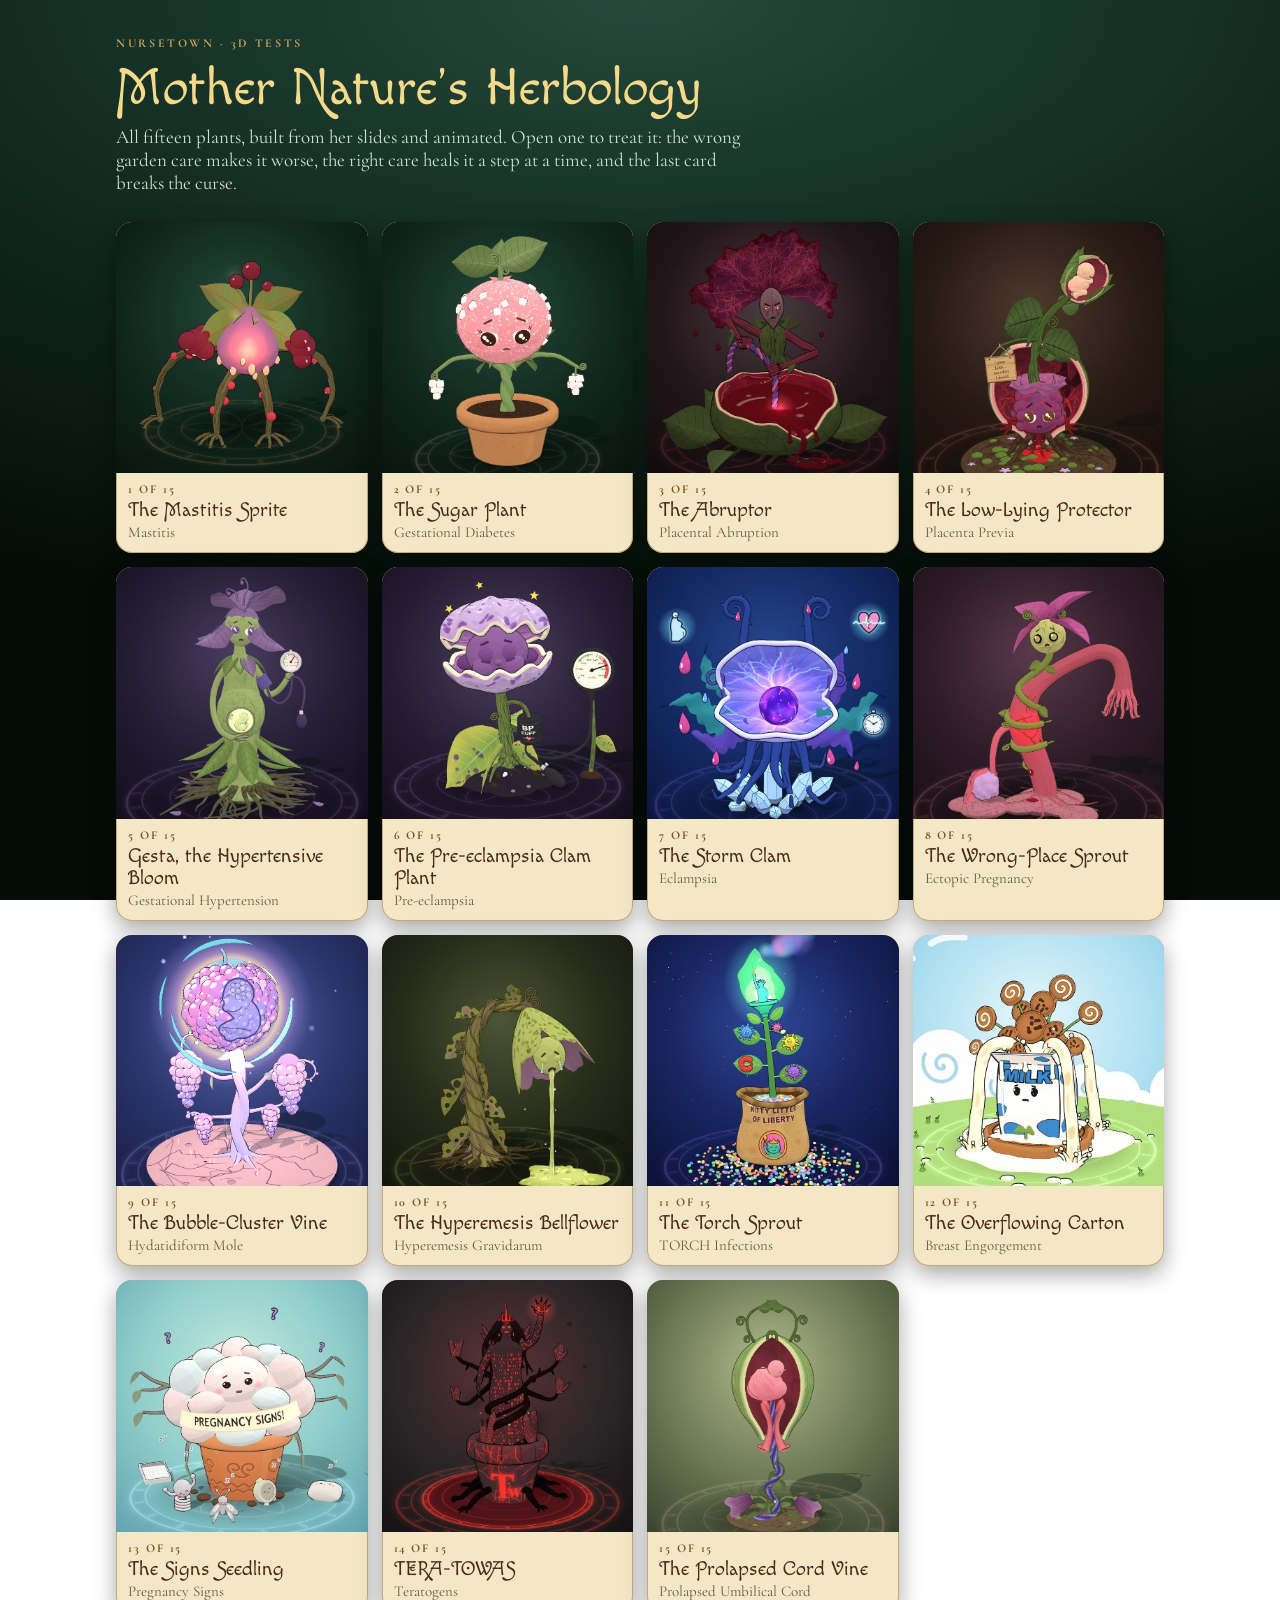
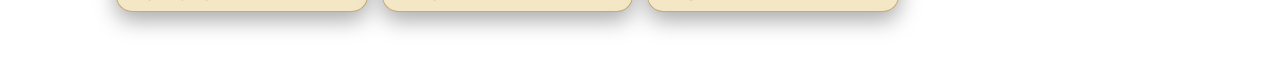
<file: herbology/index.html>
<!doctype html>
<html lang="en">
<head>
<meta charset="utf-8">
<meta name="viewport" content="width=device-width, initial-scale=1, viewport-fit=cover">
<title>Herbology Garden</title>
<meta name="description" content="Mother Nature's Herbology: all fifteen plants as animated 3D tests.">
<link rel="preconnect" href="https://fonts.googleapis.com">
<link rel="preconnect" href="https://fonts.gstatic.com" crossorigin>
<link rel="stylesheet" href="https://fonts.googleapis.com/css2?family=Macondo+Swash+Caps&family=Cormorant+Garamond:ital,wght@0,500;0,600;0,700;1,500&display=swap">
<style>
:root { --gold-lit: #f4d98b; --parch: #f4e7c6; --ink: #2b2036; --note: #655a45; --kicker: #7a531d; }
* { box-sizing: border-box; }
body {
  margin: 0; min-height: 100dvh; color: var(--parch);
  background: radial-gradient(110% 70% at 50% 0%, #24493b 0%, #11291e 50%, #050c08 100%) fixed;
  font-family: "Cormorant Garamond", Georgia, serif; font-size: 17px;
}
main { max-width: 1080px; margin: 0 auto; padding: 36px 16px 56px; }
.kicker { font: 700 12px/1.3 "Cormorant Garamond", serif; letter-spacing: .22em; text-transform: uppercase; color: #c9a45c; }
h1 { font-family: "Macondo Swash Caps", Georgia, serif; font-weight: 400; font-size: clamp(32px, 5vw, 52px); margin: 6px 0 6px; color: var(--gold-lit); }
.lede { font-size: 19px; color: #cfe3c9; max-width: 640px; margin: 0 0 28px; }
.grid { display: grid; grid-template-columns: repeat(auto-fill, minmax(200px, 1fr)); gap: 14px; }
a.plant {
  display: flex; flex-direction: column; text-decoration: none; color: var(--ink);
  background: var(--parch); border-radius: 16px; overflow: hidden;
  box-shadow: inset 0 0 0 1px rgb(138 95 34 / 45%), 0 8px 22px rgb(0 0 0 / 35%);
  transition: transform .15s, box-shadow .15s;
}
a.plant:hover { transform: translateY(-2px); box-shadow: inset 0 0 0 1px rgb(138 95 34 / 70%), 0 12px 28px rgb(0 0 0 / 45%); }
a.plant:focus-visible { outline: 3px solid var(--gold-lit); outline-offset: 3px; }
.plant img { width: 100%; aspect-ratio: 1; object-fit: cover; display: block; background: #e2d0a6; }
.plant .txt { padding: 10px 12px 12px; }
.plant .n { font: 700 12px/1 "Cormorant Garamond", serif; letter-spacing: .16em; text-transform: uppercase; color: var(--kicker); }
.plant .nm { font-family: "Macondo Swash Caps", Georgia, serif; font-size: 20px; line-height: 1.1; margin-top: 4px; color: #4a2a1a; }
.plant .cd { font-size: 15px; color: var(--note); margin-top: 2px; }
.plant .draft { font-size: 13px; color: #7a3a1a; margin-top: 4px; font-weight: 700; }
@media (prefers-reduced-motion: reduce) { a.plant { transition: none; } }
</style>
</head>
<body>
<main>
  <div class="kicker">NurseTown · 3D tests</div>
  <h1>Mother Nature's Herbology</h1>
  <p class="lede">All fifteen plants, built from her slides and animated. Open one to treat it: the wrong garden care makes it worse, the right care heals it a step at a time, and the last card breaks the curse.</p>
  <div class="grid" id="grid"></div>
</main>
<script type="module">
import { CATALOG } from './garden/catalog.js';
const grid = document.getElementById('grid');
for (const p of CATALOG) {
  const a = document.createElement('a');
  a.className = 'plant'; a.href = `plant.html?p=${p.id}`;
  a.innerHTML = `<img src="thumbs/${p.id}.jpg" alt="" loading="lazy" onerror="this.style.visibility='hidden'"><div class="txt"><div class="n">${p.n} of ${CATALOG.length}</div><div class="nm"></div><div class="cd"></div>${p.draft ? '<div class="draft">Draft cards: write-up needed</div>' : ''}</div>`;
  a.querySelector('.nm').textContent = p.name; a.querySelector('.cd').textContent = p.condition;
  grid.append(a);
}
</script>
</body>
</html>
</file>
